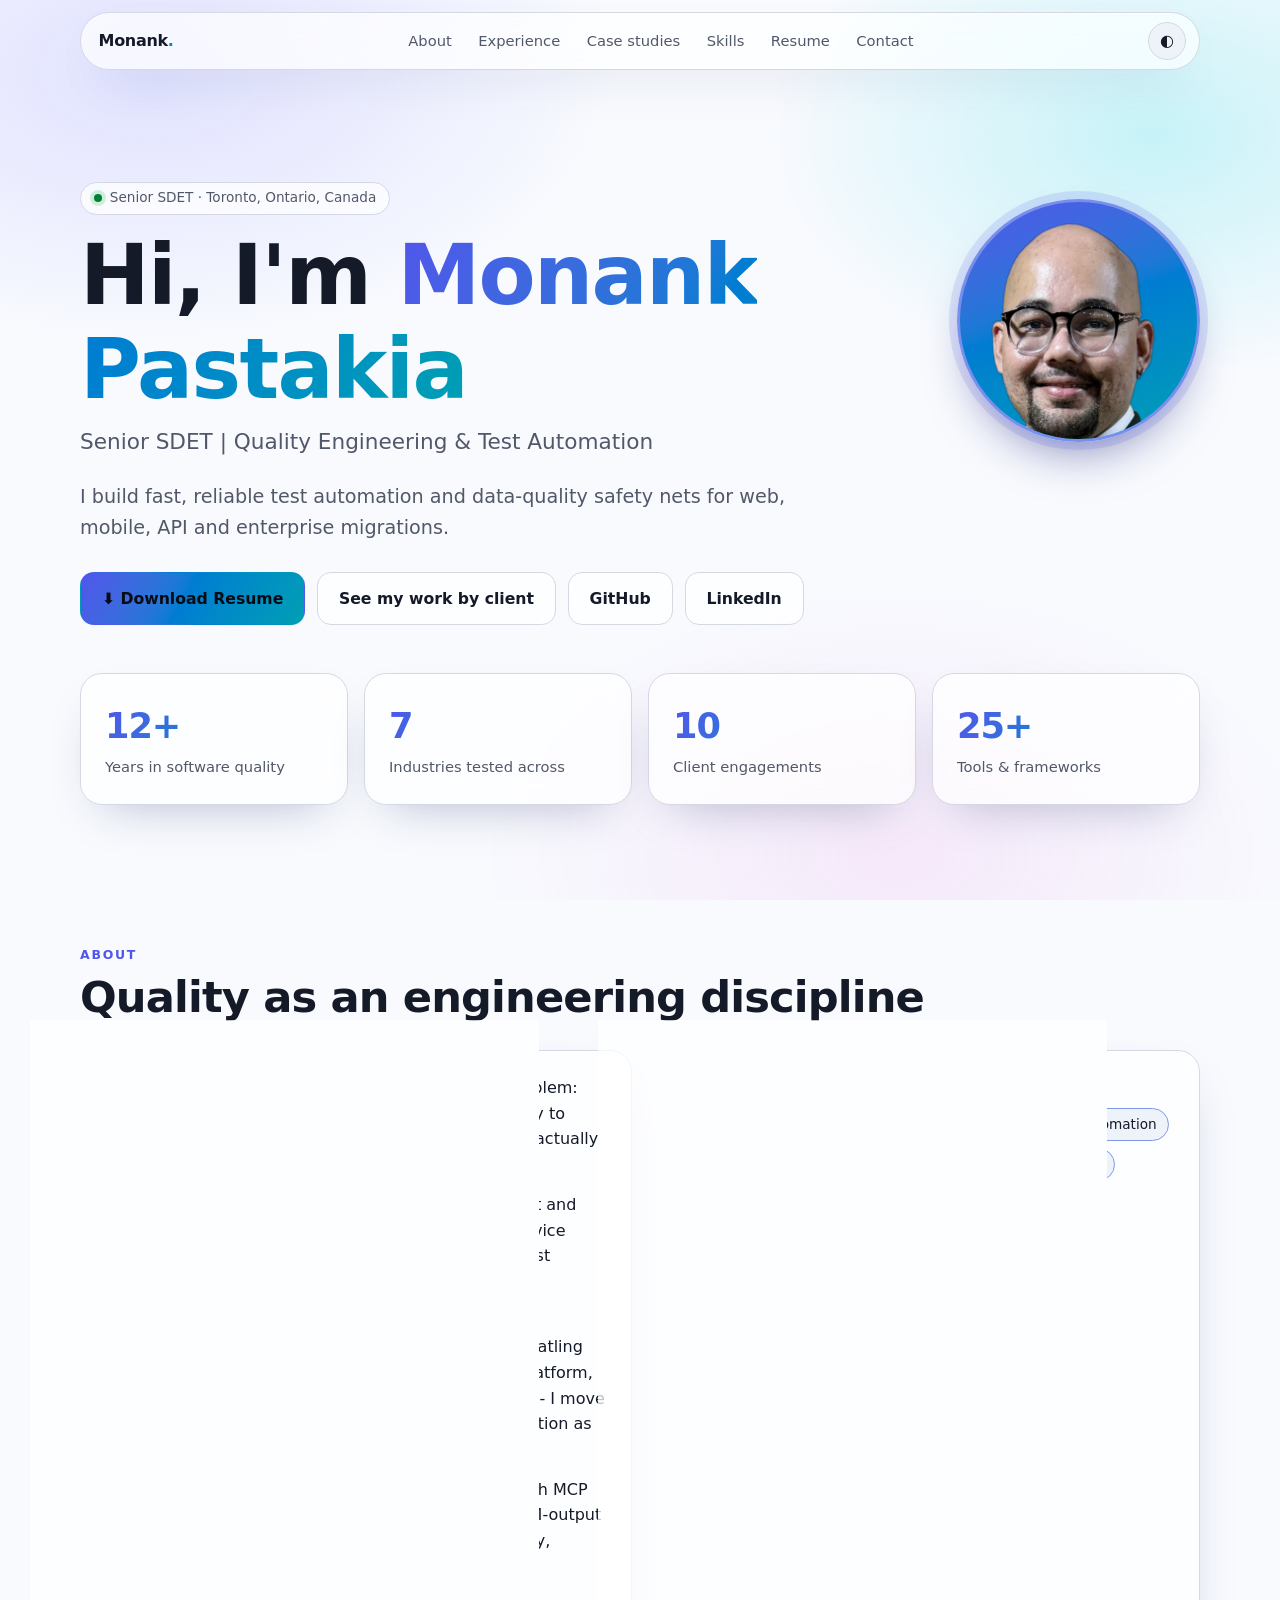
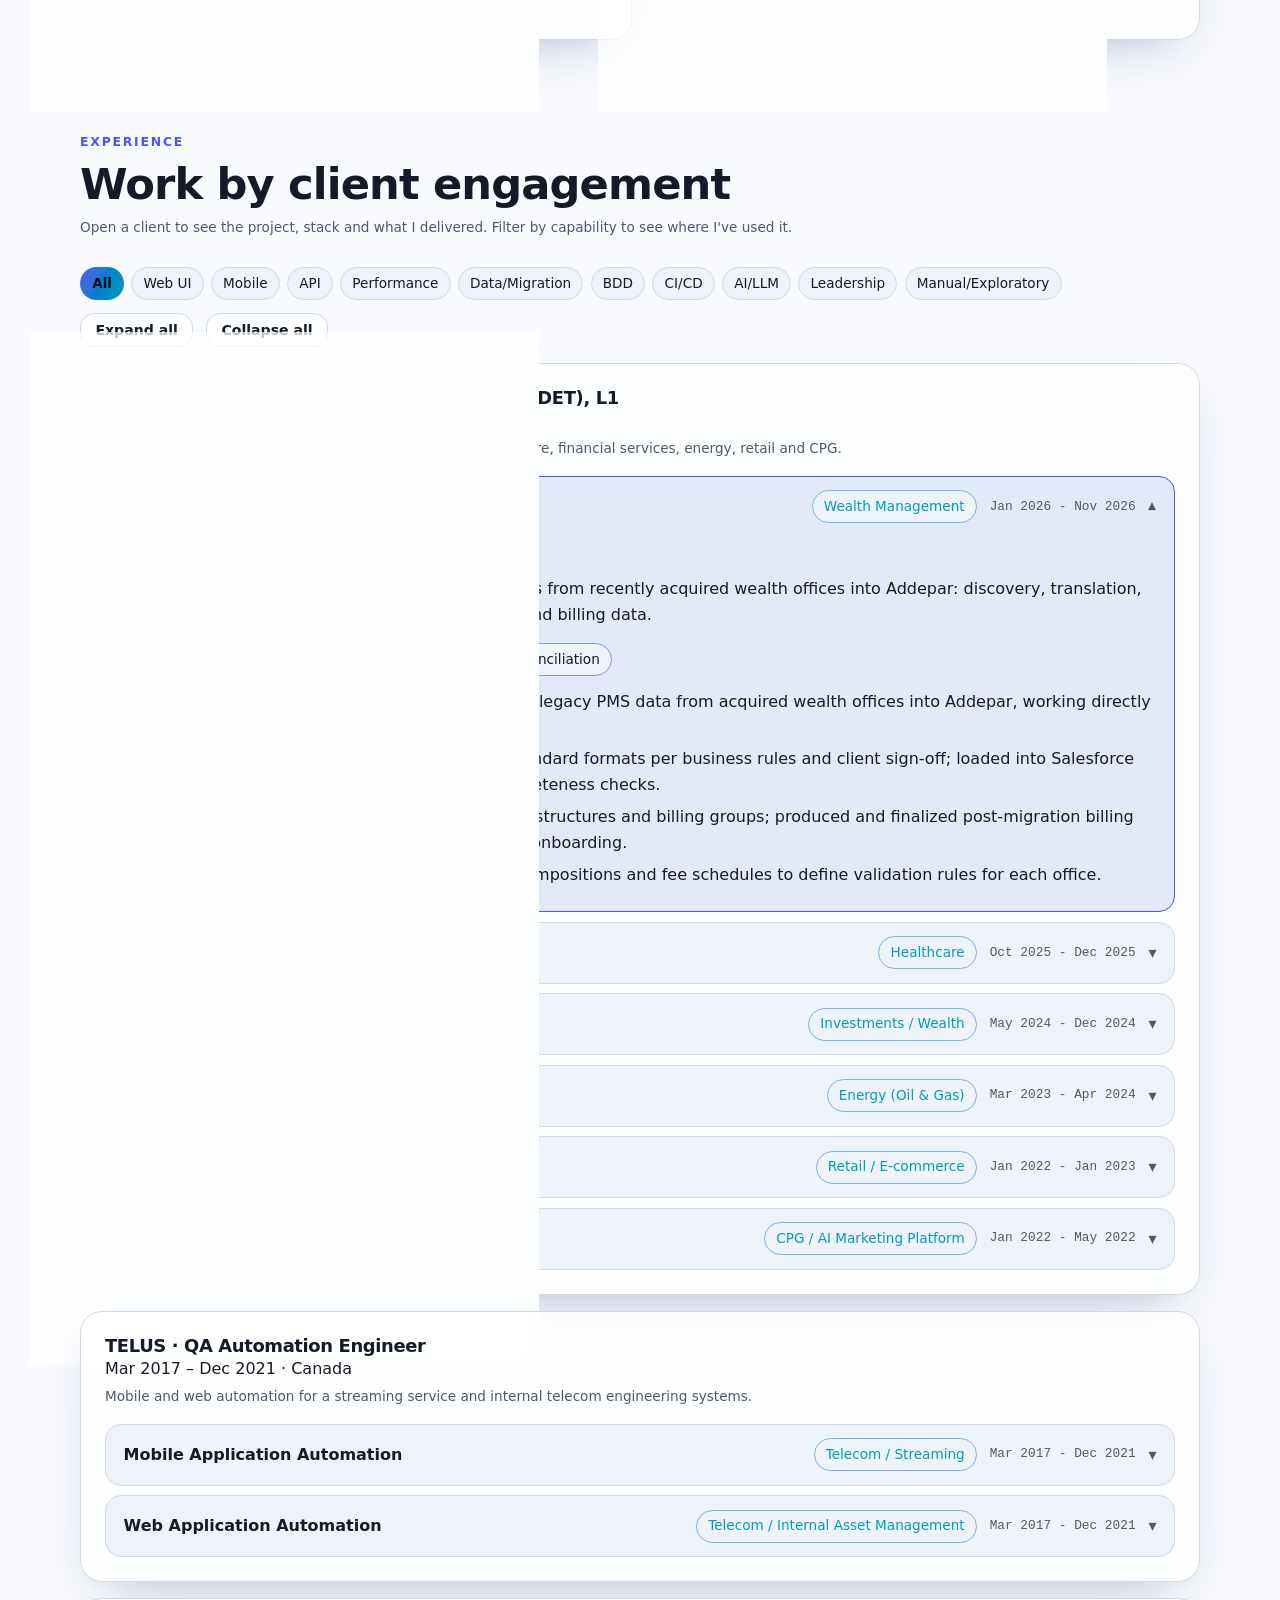
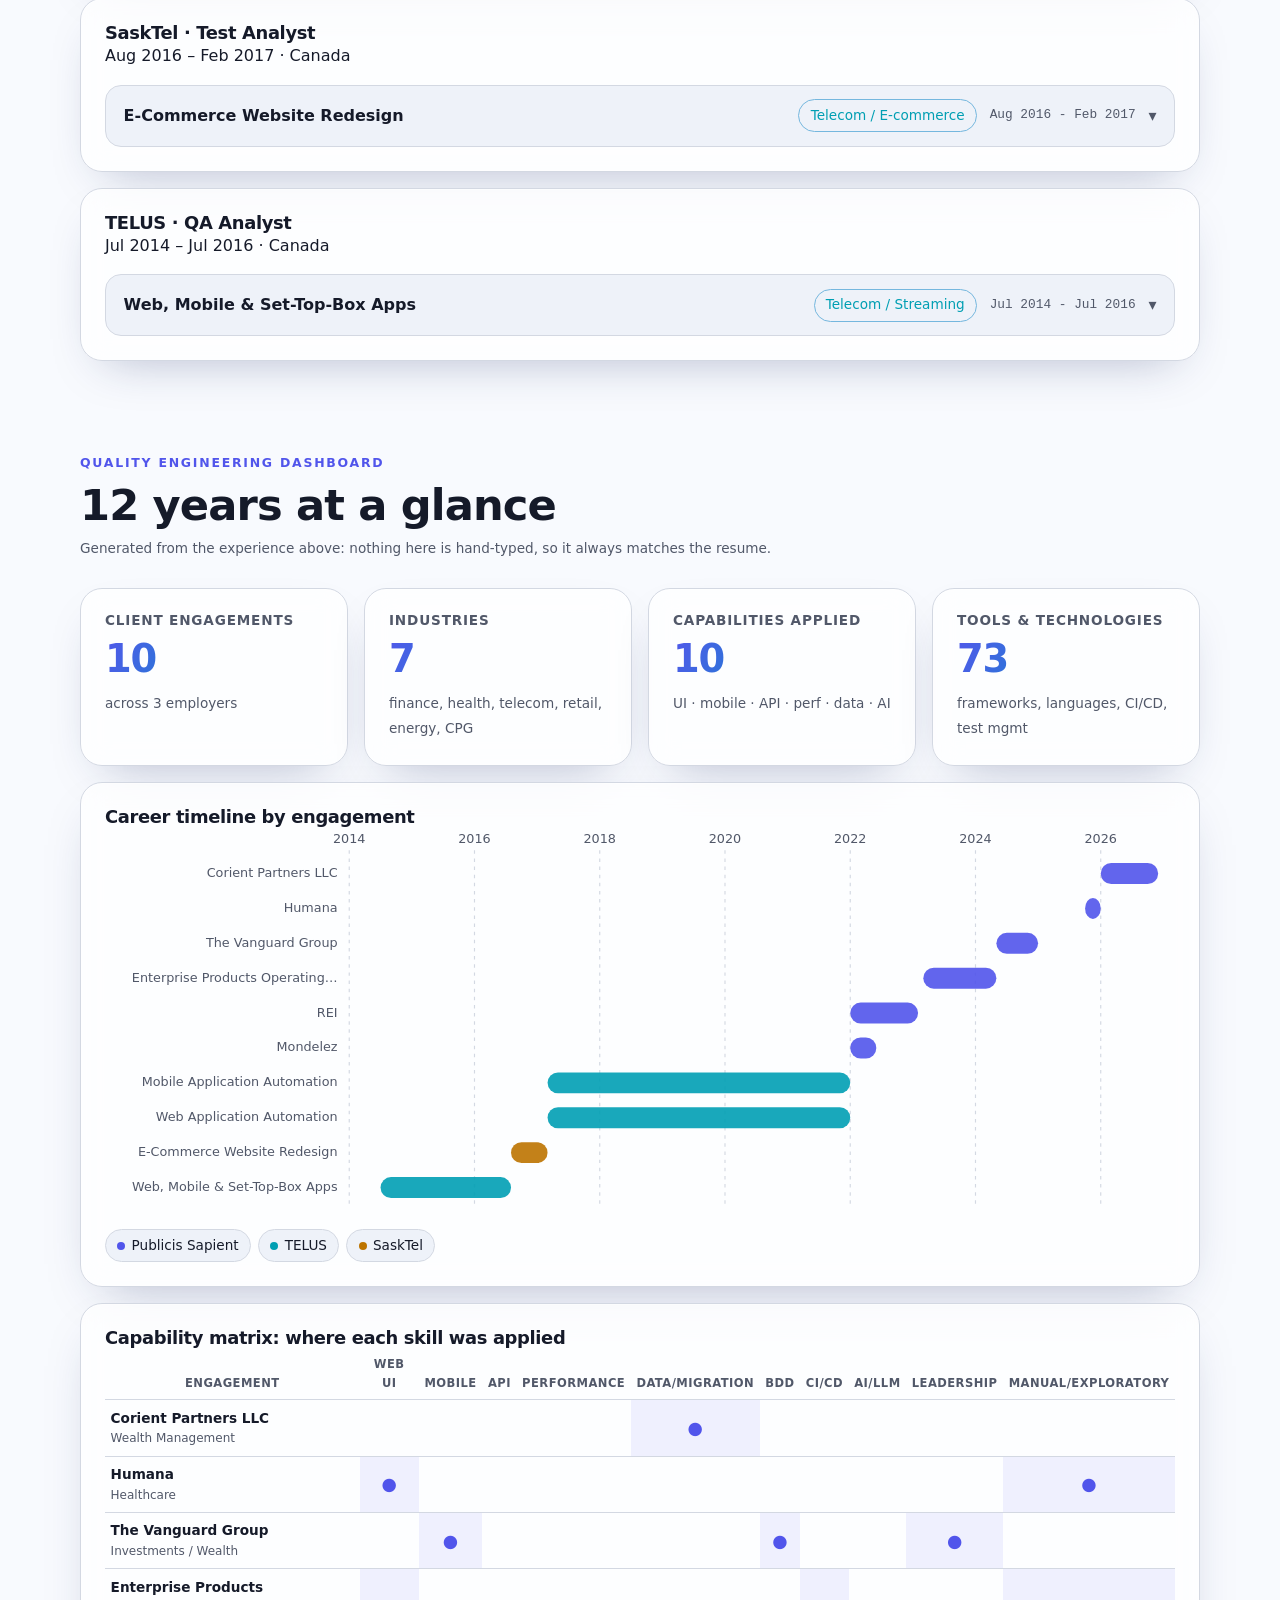
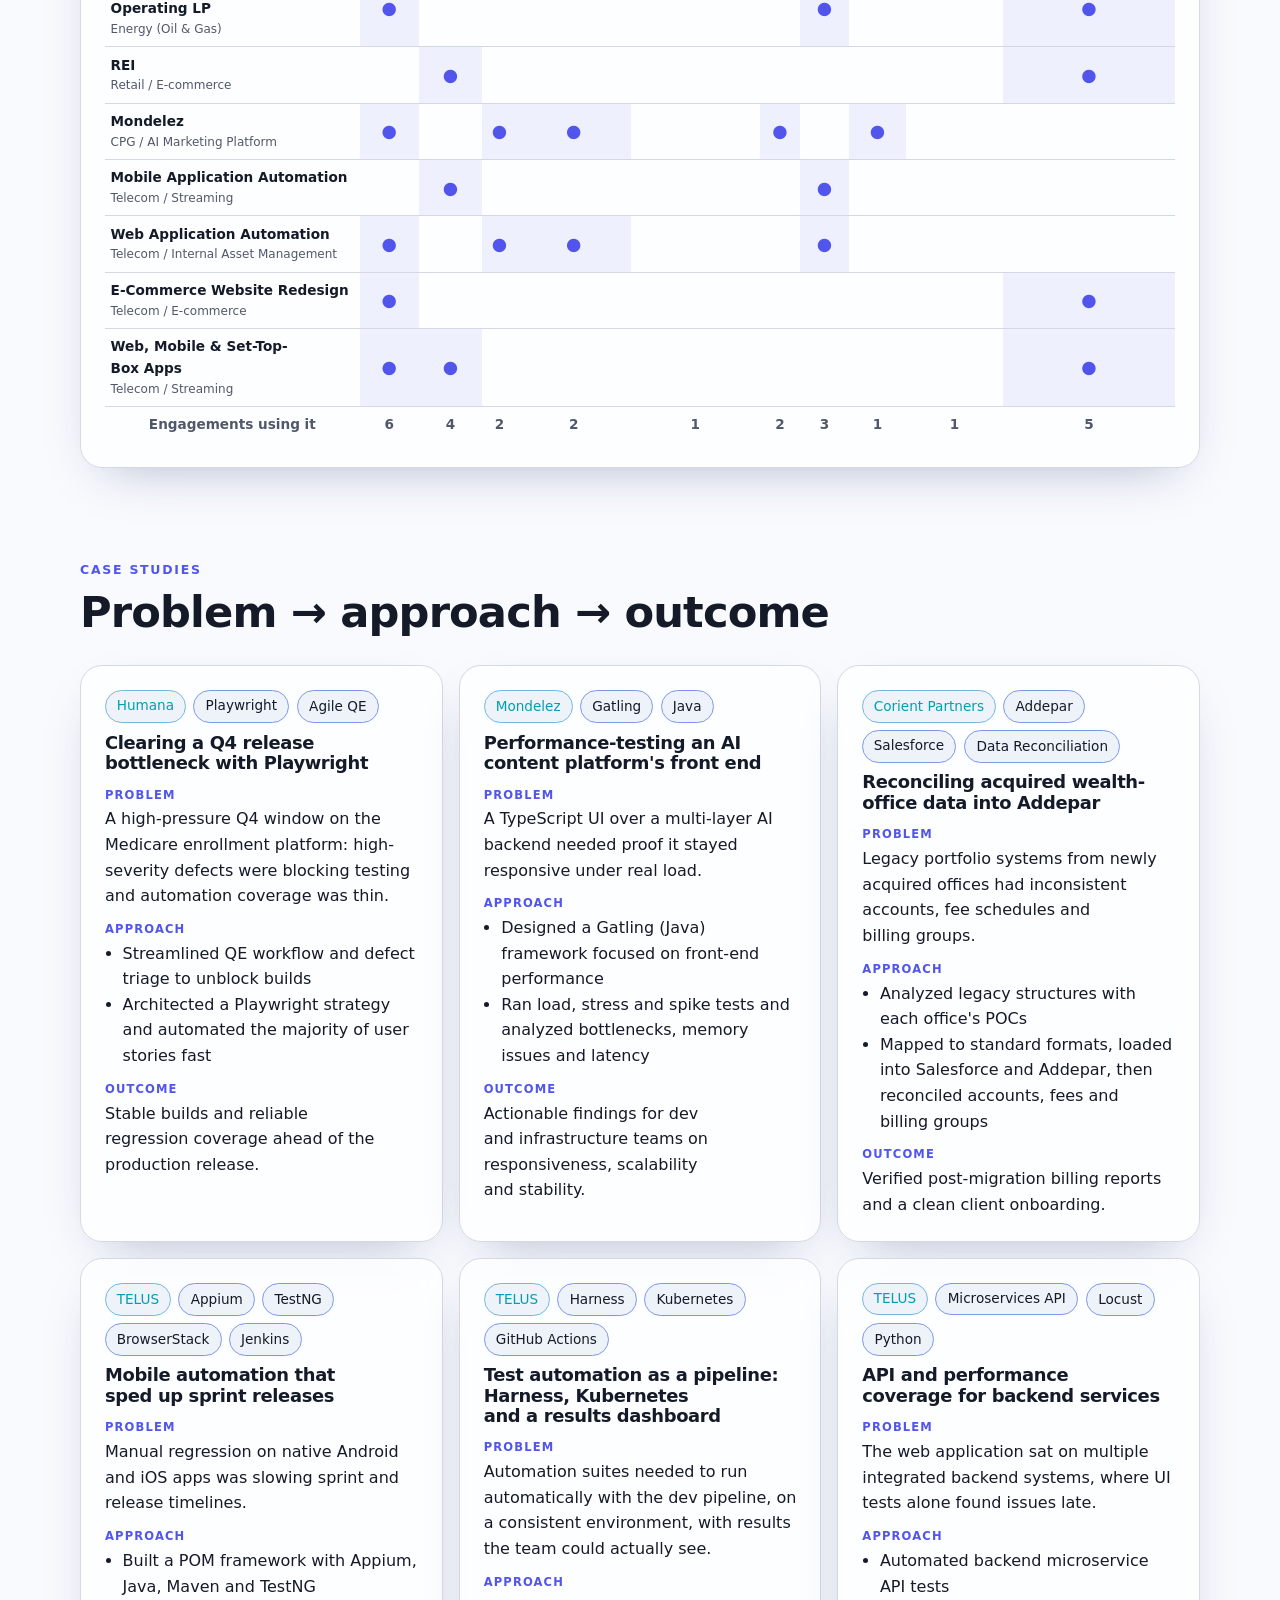
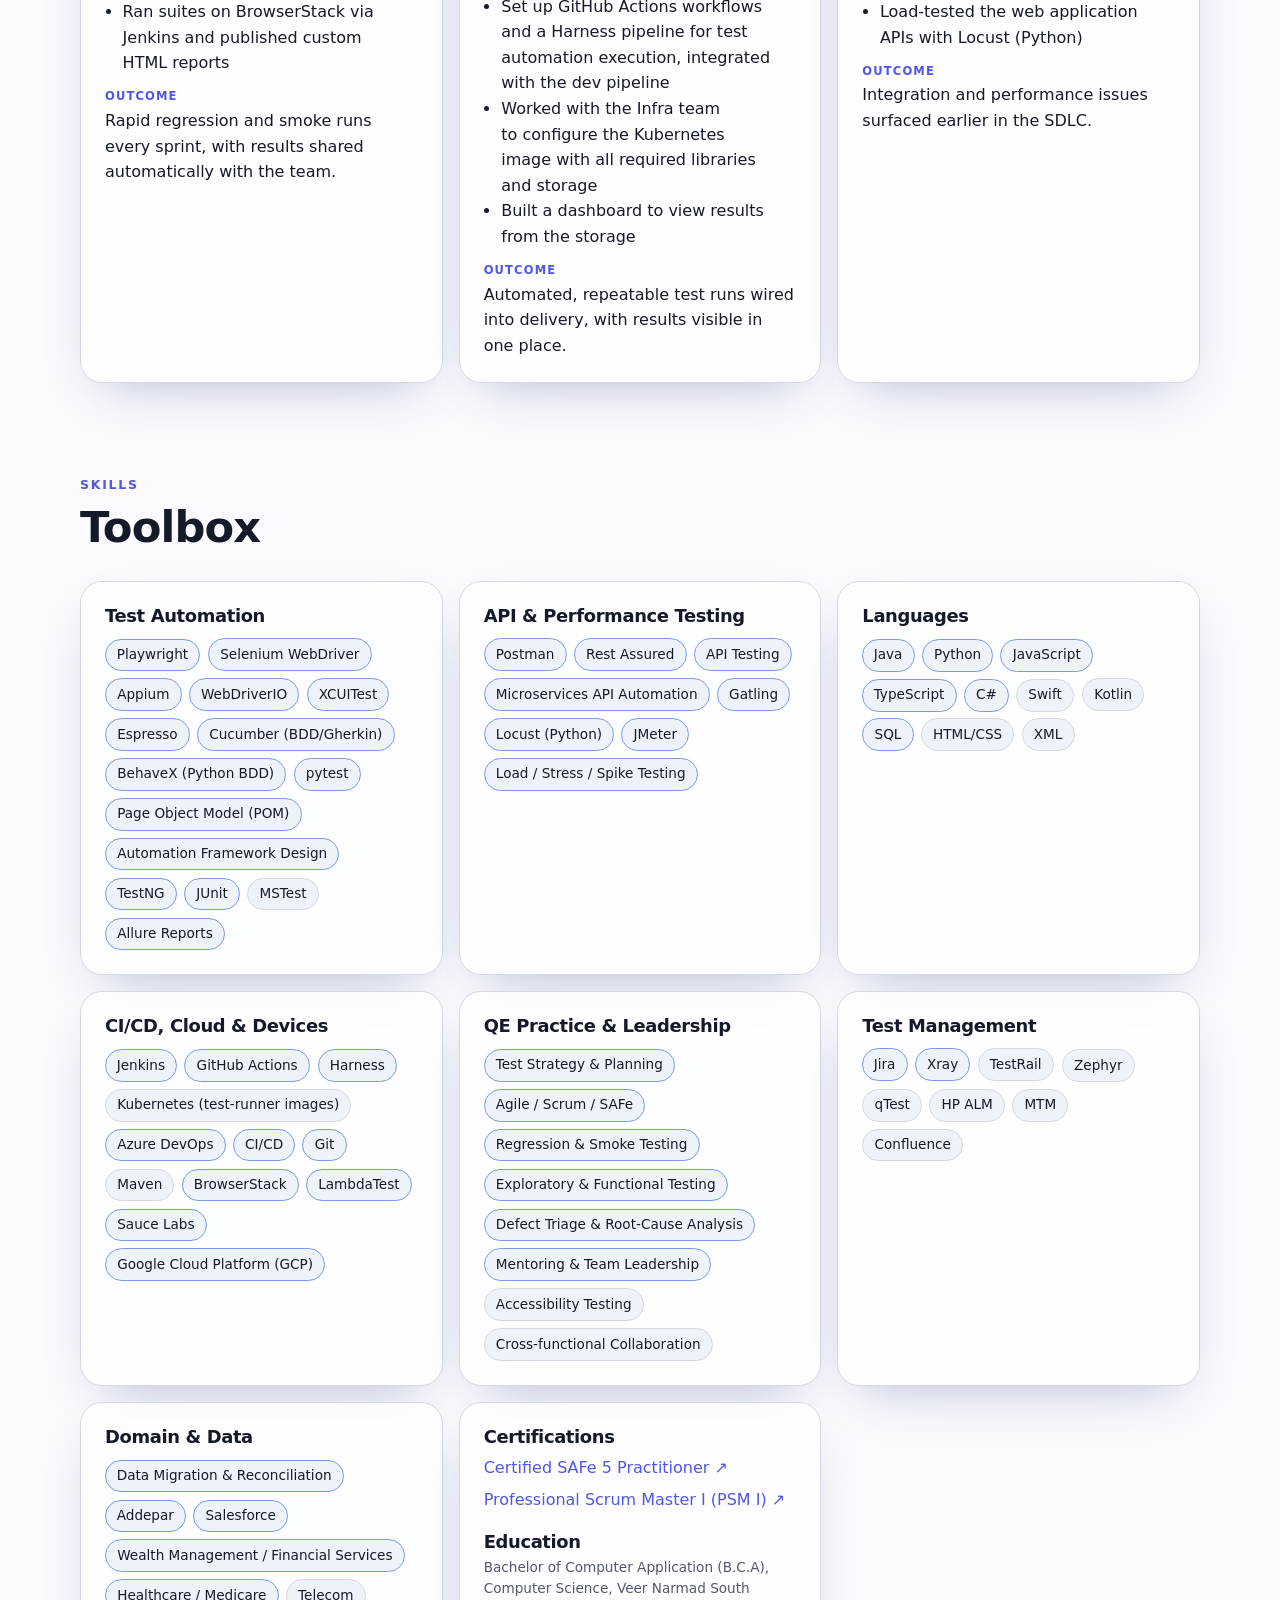
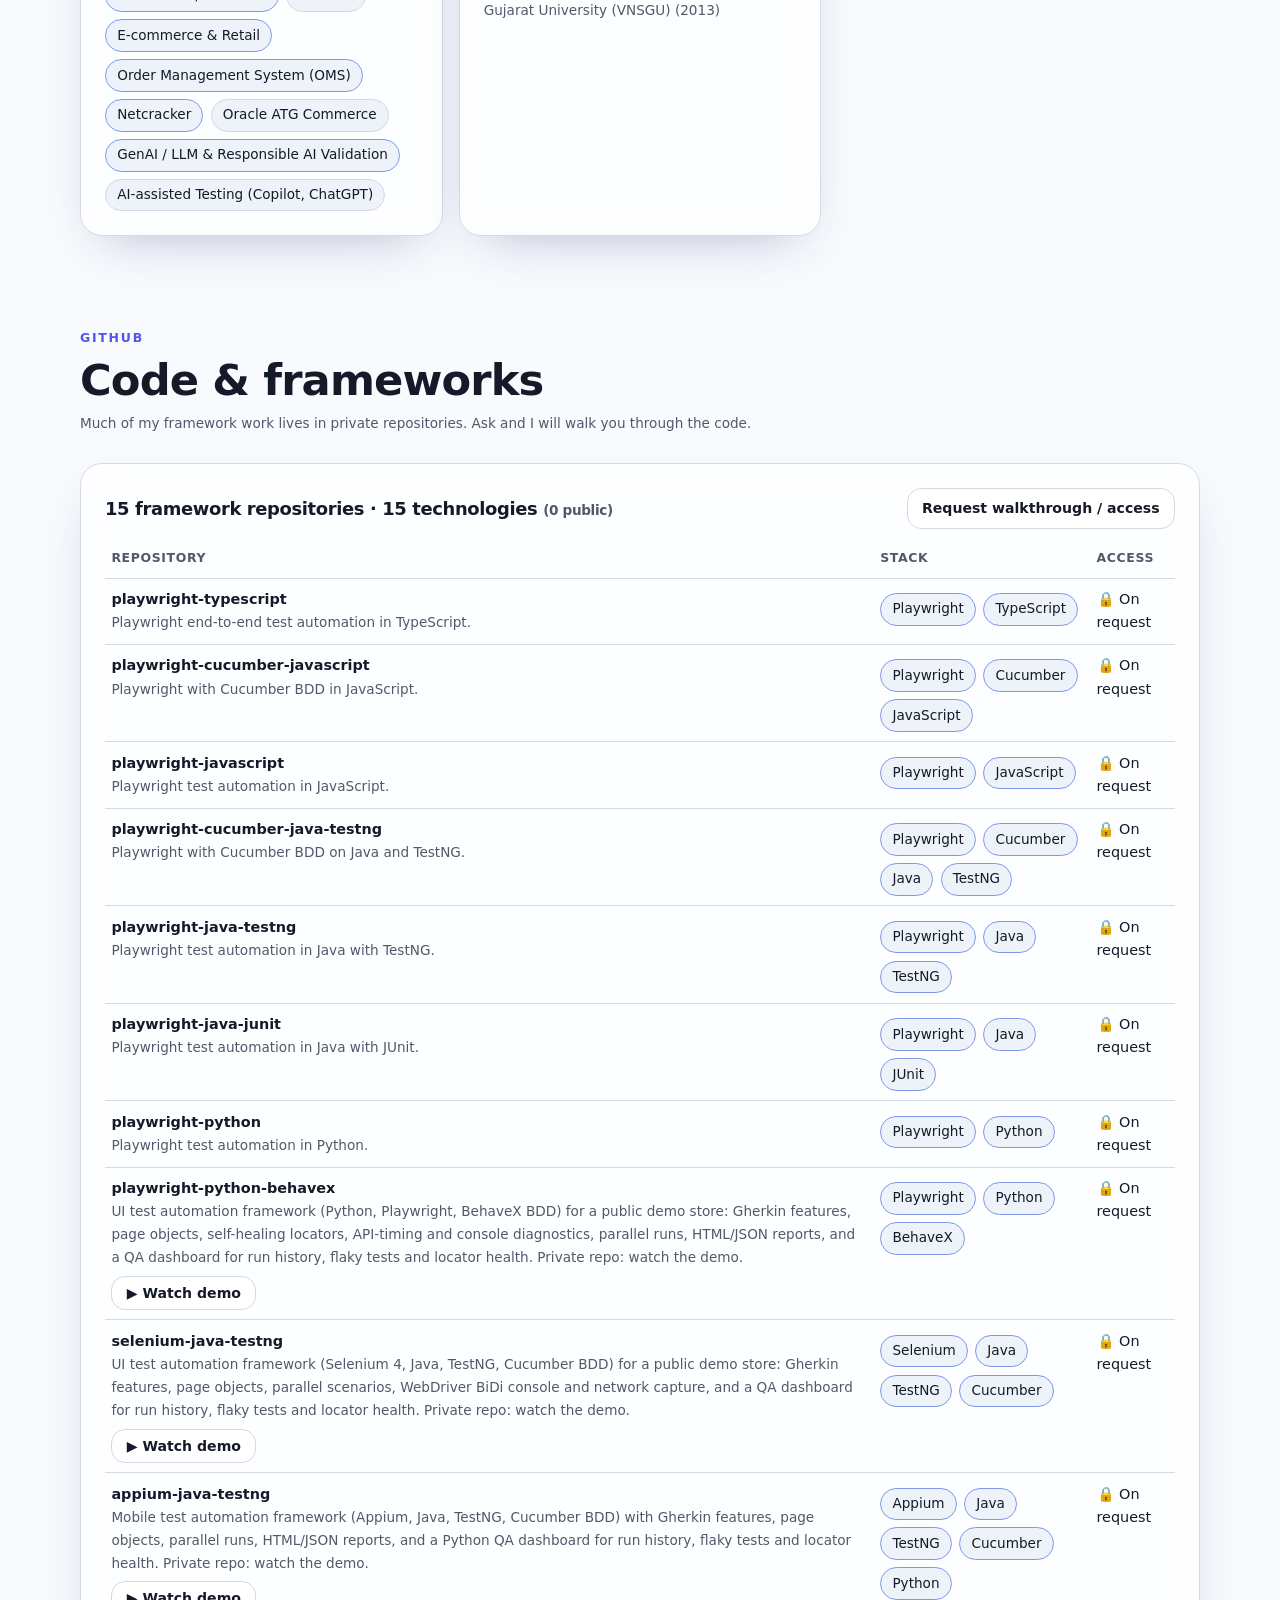
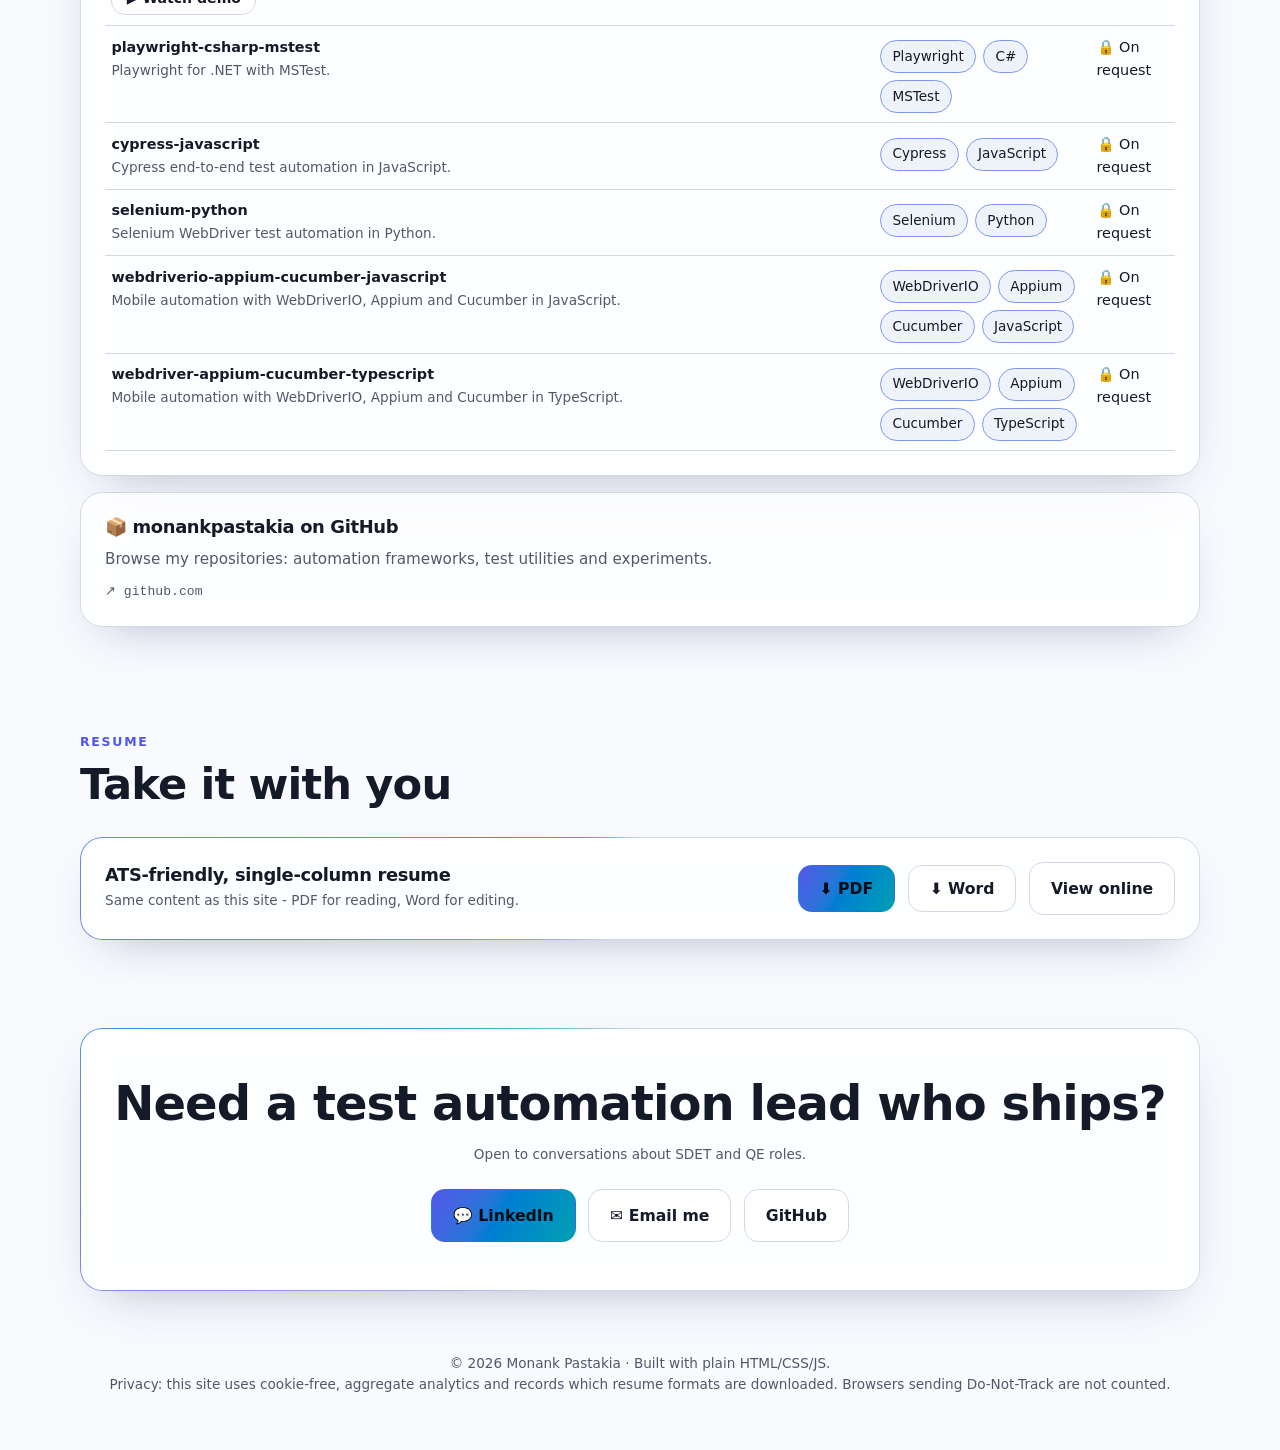
<file: index.html>
<!doctype html>
<html lang="en">
<head>
  <meta charset="utf-8">
  <meta name="viewport" content="width=device-width, initial-scale=1">
  <title>Monank Pastakia | Senior SDET Portfolio</title>
  <meta name="description" content="Senior SDET with 12+ years in test automation: Playwright, Selenium, Appium, API and performance testing, and data-migration validation. Experience by client, GitHub projects and downloadable resume.">
  <meta property="og:title" content="Monank Pastakia | Senior SDET">
  <meta property="og:description" content="12+ years of test automation, QE strategy and data-quality engineering across wealth management, healthcare, telecom, retail and energy.">
  <meta property="og:type" content="website">
  <meta property="og:url" content="https://monankpastakia.github.io/">
  <meta property="og:image" content="https://monankpastakia.github.io/assets/img/og-image.png">
  <meta property="og:image:width" content="1200"><meta property="og:image:height" content="630">
  <meta name="twitter:card" content="summary_large_image">
  <meta name="theme-color" content="#6d5ef0">
  <link rel="icon" href="data:image/svg+xml,%3Csvg xmlns='http://www.w3.org/2000/svg' viewBox='0 0 100 100'%3E%3Crect width='100' height='100' rx='28' fill='%236d5ef0'/%3E%3Ctext x='50' y='66' font-size='54' text-anchor='middle' fill='white' font-family='Arial' font-weight='700'%3EM%3C/text%3E%3C/svg%3E">
  <link rel="stylesheet" href="assets/css/style.css">
  <script>
    // apply saved theme before paint (no flash)
    try { const t = localStorage.getItem("theme"); if (t) document.documentElement.dataset.theme = t; } catch (_) {}
  </script>
</head>
<body>
  <a class="sr" href="#main">Skip to content</a>

  <header class="nav">
    <a class="logo" href="#top" id="logo"></a>
    <nav class="links" id="nav-links" aria-label="Primary">
      <a href="#about">About</a><a href="#experience">Experience</a><a href="#stories">Case studies</a>
      <a href="#skills">Skills</a><a href="#resume">Resume</a><a href="#contact">Contact</a>
    </nav>
    <div class="nav-actions"><button class="icon-btn" id="theme" aria-label="Toggle dark / light theme">◐</button><button class="icon-btn menu-btn" id="menu" aria-label="Open menu" aria-expanded="false" aria-controls="nav-links">☰</button></div>
  </header>

  <main id="main">
    <div class="wrap" id="top">
      <!-- HERO -->
      <section class="hero" id="hero">
        <div class="hero-head">
          <figure class="hero-photo"><img src="assets/img/profile.webp" alt="Portrait of Monank Pastakia" width="200" height="200" fetchpriority="high"></figure>
          <div class="hero-id">
            <span class="eyebrow"><i></i> <span id="h-eyebrow"></span></span>
            <h1 id="h-name">Hi, I'm <span class="grad-text">Monank Pastakia</span></h1>
            <p class="hero-title" id="h-title">Senior SDET | Test Automation &amp; Quality Engineering</p>
          </div>
        </div>
        <p class="role" id="h-role">Senior SDET with 12+ years building scalable test automation frameworks, CI/CD quality gates and data-validation pipelines for enterprise teams.</p>
        <div class="cta">
          <details class="menu">
            <summary class="btn primary">⬇ Download Resume</summary>
            <div class="pop">
              <button data-dl="pdf">PDF (print-ready)</button>
              <button data-dl="docx">Word (.doc / .docx)</button>
            </div>
          </details>
          <a class="btn" href="#experience">See my work by client</a>
          <a class="btn" id="h-gh" href="#projects">GitHub</a>
          <a class="btn" id="h-li" href="#contact">LinkedIn</a>
        </div>
        <div class="grid stats" id="stats"></div>
      </section>

      <!-- ABOUT -->
      <section id="about">
        <div class="sec-head"><small>About</small><h2>Quality as an engineering discipline</h2></div>
        <div class="grid bento">
          <div class="card glow reveal" id="about-card"></div>
          <div class="card reveal"><h3>What I bring to a delivery team</h3>
            <div class="chips" id="about-chips"></div></div>
        </div>
      </section>

      <!-- EXPERIENCE (employer -> client engagements, expandable) -->
      <section id="experience">
        <div class="sec-head"><small>Experience</small><h2>Work by client engagement</h2>
          <p class="note" style="margin:.5rem 0 0">Open a client to see the project, stack and what I delivered. Filter by capability to see where I've used it.</p></div>
        <div class="toolbar">
          <div class="chips" id="filters" role="group" aria-label="Filter engagements by capability"></div>
          <div class="row">
            <button class="btn small" id="expand">Expand all</button>
            <button class="btn small" id="collapse">Collapse all</button>
          </div>
        </div>
        <p class="note" id="filter-status" role="status" aria-live="polite" hidden style="margin:.5rem 0"></p>
        <div class="timeline" id="timeline"></div>
      </section>

      <!-- DASHBOARD (derived from the data above) -->
      <section id="dashboard">
        <div class="sec-head"><small>Quality Engineering Dashboard</small><h2>12 years at a glance</h2>
          <p class="note" style="margin:.5rem 0 0">Generated from the experience above: nothing here is hand-typed, so it always matches the resume.</p></div>
        <div class="grid kpis" id="kpis"></div>
        <div class="card reveal" style="margin-top:1rem"><h3>Career timeline by engagement</h3><div id="gantt"></div></div>
        <div class="card reveal" style="margin-top:1rem"><h3>Capability matrix: where each skill was applied</h3>
          <div style="overflow-x:auto" id="matrix"></div></div>
      </section>

      <!-- CASE STUDIES -->
      <section id="stories">
        <div class="sec-head"><small>Case studies</small><h2>Problem → approach → outcome</h2></div>
        <div class="grid bento" id="stories-grid"></div>
      </section>

      <!-- SKILLS -->
      <section id="skills">
        <div class="sec-head"><small>Skills</small><h2>Toolbox</h2></div>
        <div class="grid bento" id="skills-grid"></div>
      </section>

      <!-- PROJECTS -->
      <section id="projects">
        <div class="sec-head"><small>GitHub</small><h2>Code &amp; frameworks</h2>
          <p class="note" style="margin:.5rem 0 0">Much of my framework work lives in private repositories. Ask and I will walk you through the code.</p></div>
        <div class="grid bento" id="showcase-grid" style="margin-bottom:1rem"></div>
        <div class="grid bento" id="projects-grid"></div>
        <p class="note" id="gh-note"></p>
        <div class="card contrib reveal" id="contrib" hidden></div>
      </section>

      <!-- RESUME -->
      <section id="resume">
        <div class="sec-head"><small>Resume</small><h2>Take it with you</h2></div>
        <div class="card glow reveal row" style="justify-content:space-between">
          <div><h3>ATS-friendly, single-column resume</h3>
            <p class="note" style="margin:.3rem 0 0">Same content as this site - PDF for reading, Word for editing.</p></div>
          <div class="row">
            <button class="btn primary" data-dl="pdf">⬇ PDF</button>
            <button class="btn" data-dl="docx">⬇ Word</button>
            <a class="btn" href="resume.html" target="_blank" rel="noopener">View online</a>
          </div>
        </div>
      </section>

      <!-- CONTACT -->
      <section id="contact">
        <div class="card contact glow reveal">
          <h2>Need a test automation lead who ships?</h2>
          <p class="note" style="margin:.8rem 0 1.5rem">Open to conversations about SDET and QE roles.</p>
          <div class="row" style="justify-content:center">
            <a class="btn primary" id="c-li" href="#">💬 LinkedIn</a>
            <a class="btn" id="c-mail" href="#" hidden>✉ Email me</a>
            <a class="btn" id="c-gh" href="#">GitHub</a>
          </div>
        </div>
      </section>
    </div>
  </main>

  <footer class="wrap">
    <p>© <span id="yr">2026</span> <span id="f-name">Monank Pastakia</span> · Built with plain HTML/CSS/JS.<br>
    Privacy: this site uses cookie-free, aggregate analytics and records which resume formats are downloaded. Browsers sending Do-Not-Track are not counted.</p>
  </footer>

  <script src="assets/js/config.js"></script>
  <script src="assets/js/resume-data.js"></script>
  <script src="assets/js/tracking.js"></script>
  <script src="assets/js/resume-export.js"></script>
  <script src="assets/js/main.js"></script>
</body>
</html>
</file>
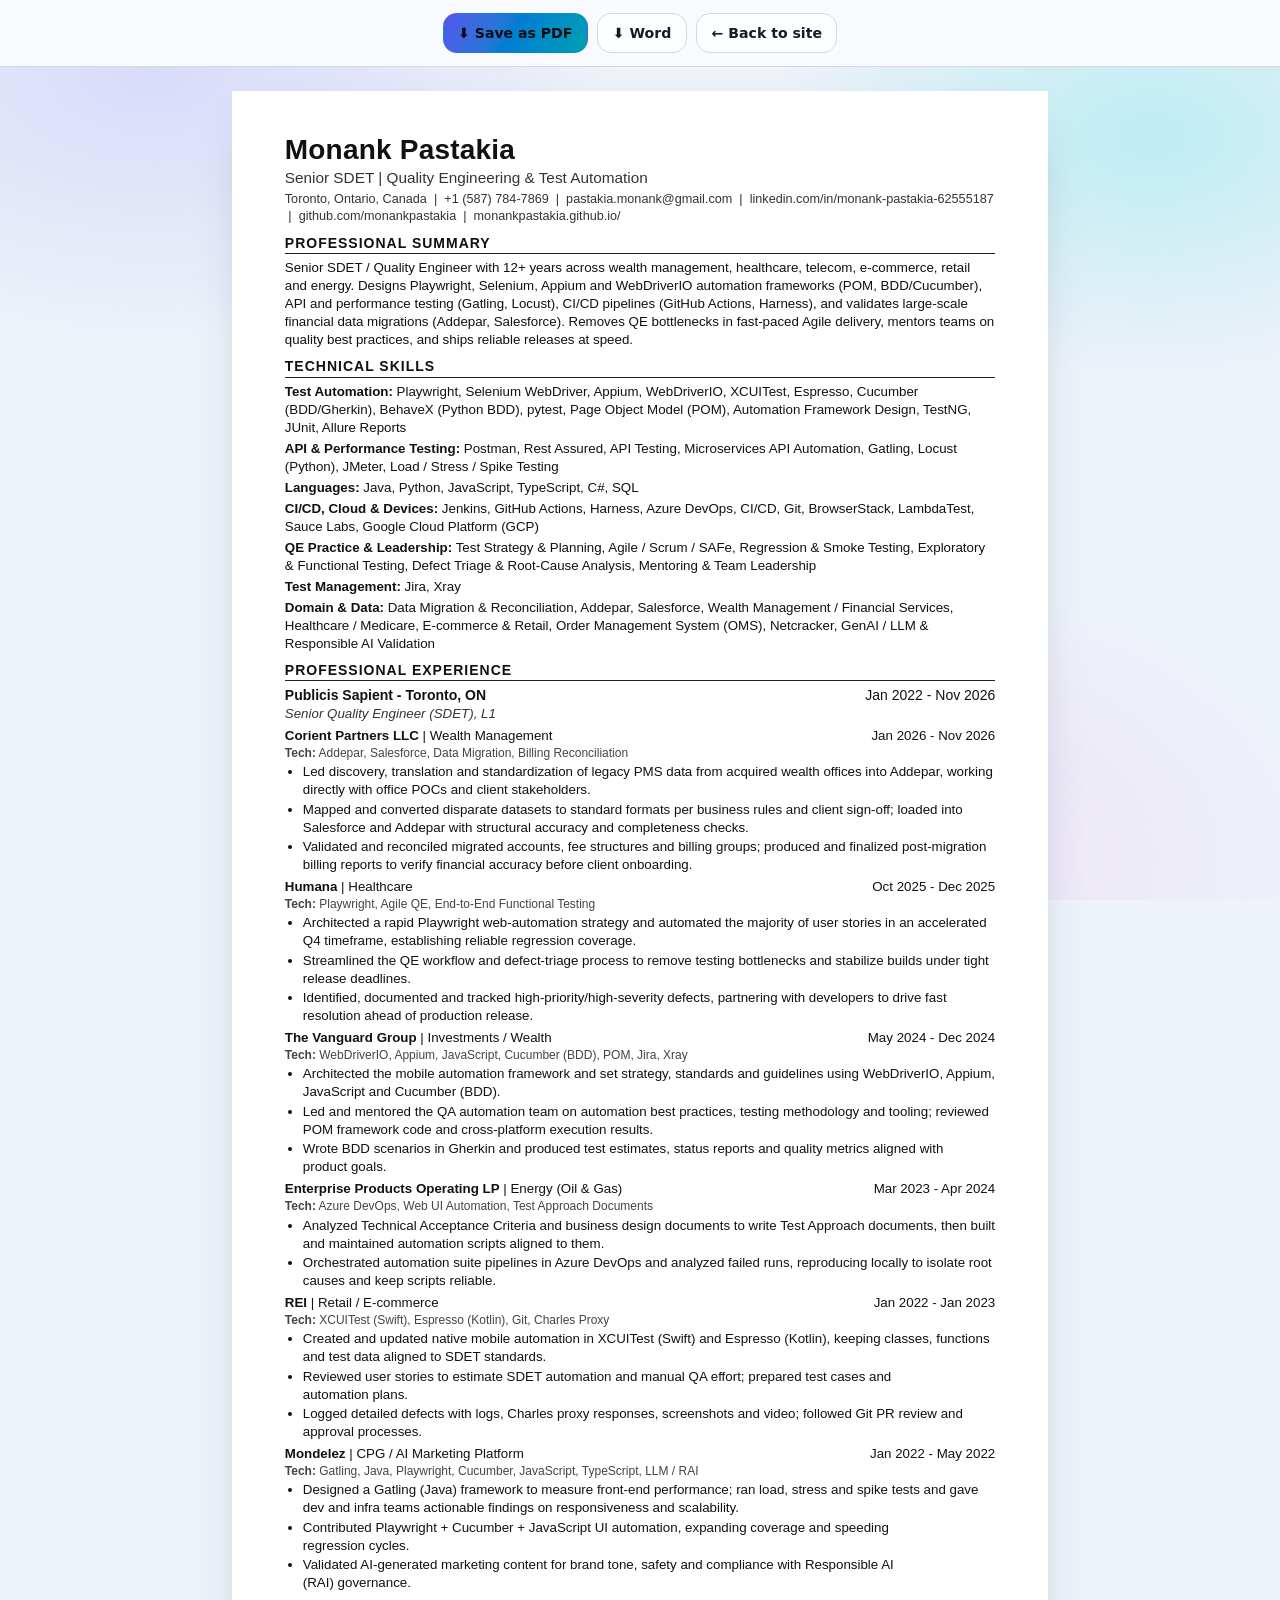
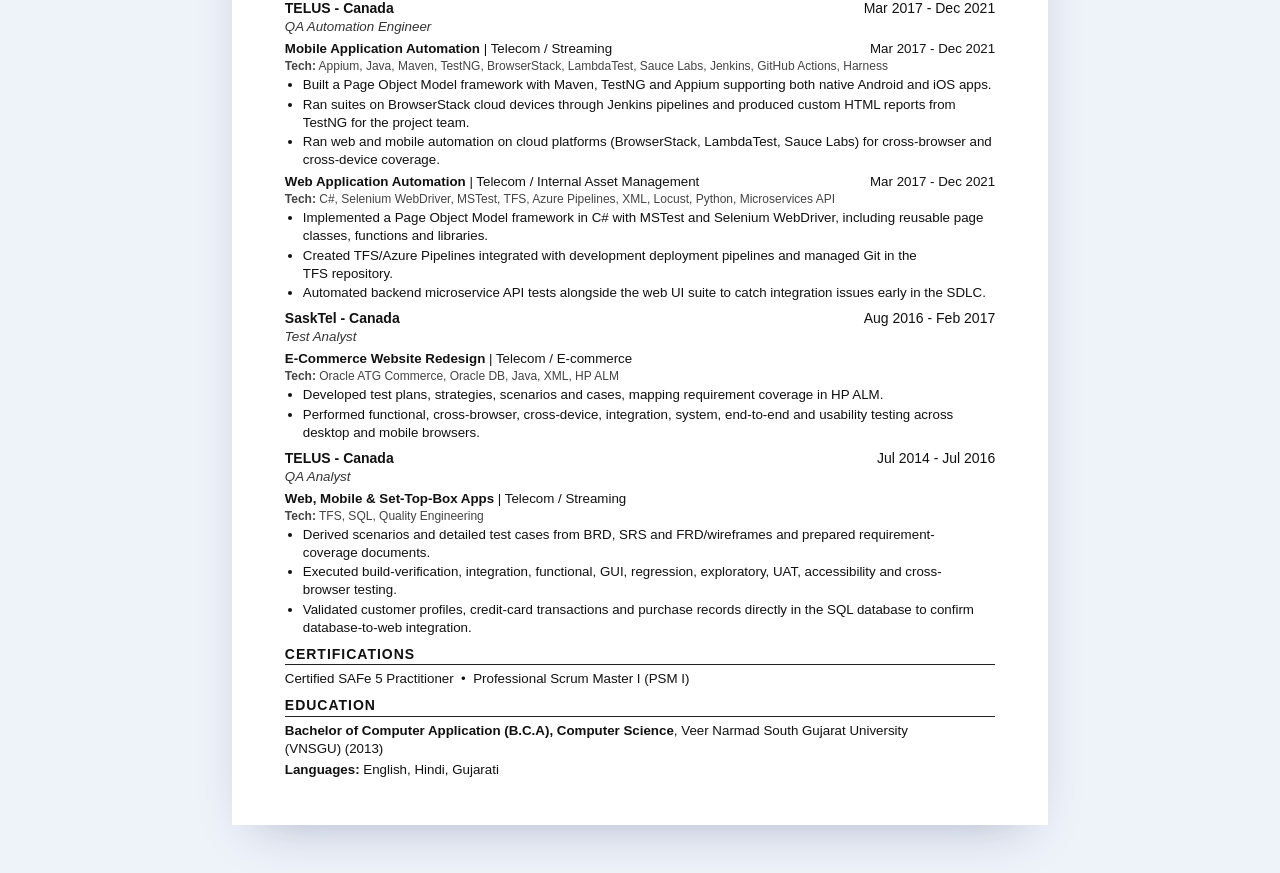
<file: resume.html>
<!doctype html>
<html lang="en">
<head>
  <meta charset="utf-8">
  <meta name="viewport" content="width=device-width, initial-scale=1">
  <title>Resume</title>
  <link rel="stylesheet" href="assets/css/style.css">
  <style>
    body { background: var(--bg-2); }
    .bar { position: sticky; top: 0; z-index: 5; display: flex; gap: .6rem; justify-content: center; padding: .8rem; background: var(--bg); border-bottom: 1px solid var(--line); }
    #sheet { margin: 1.5rem auto 3rem; box-shadow: var(--shadow); max-width: 8.5in; }
    @media print { .bar { display: none !important; } #sheet { box-shadow: none; margin: 0; } @page { size: letter; margin: 0; } }
  </style>
</head>
<body class="print-only">
  <div class="bar">
    <button class="btn primary small" id="pdf">⬇ Save as PDF</button>
    <button class="btn small" id="word">⬇ Word</button>
    <a class="btn small" href="index.html">← Back to site</a>
  </div>
  <div id="sheet"></div>

  <script src="assets/js/config.js"></script>
  <script src="assets/js/resume-data.js"></script>
  <script src="assets/js/tracking.js"></script>
  <script src="assets/js/resume-export.js"></script>
  <script>
    (() => {
      const R = window.RESUME, E = window.ResumeExport, v = E.defaultView(R);
      E.injectCss();
      document.title = `${R.basics.name} - Resume`;
      document.getElementById("sheet").innerHTML = E.renderSheet(v);
      document.getElementById("sheet").style.background = "#fff";
      const pdf = () => { Track.event("resume_download", { format: "pdf" }); print(); };
      document.getElementById("pdf").onclick = pdf;
      document.getElementById("word").onclick = () => { Track.event("resume_download", { format: "docx" }); E.downloadWord(v); };
      // index.html already tracked the click when it opened ?print=1, so don't double count
      if (new URLSearchParams(location.search).get("print") === "1") setTimeout(() => print(), 400);
    })();
  </script>
</body>
</html>
</file>
<file: assets/css/style.css>
/* ============ 2026 portfolio theme: oklch, light-dark(), bento, glass ============ */
@property --angle { syntax: "<angle>"; inherits: false; initial-value: 0deg; }

:root {
  color-scheme: light dark;
  --bg:      light-dark(oklch(98.5% .006 265), oklch(15% .02 268));
  --bg-2:    light-dark(oklch(96% .01 265),    oklch(19% .025 268));
  --card:    light-dark(oklch(100% 0 0 / .72), oklch(24% .03 268 / .55));
  --line:    light-dark(oklch(88% .015 265),   oklch(36% .03 268 / .7));
  --text:    light-dark(oklch(22% .03 268),    oklch(96% .01 265));
  --muted:   light-dark(oklch(46% .03 268),    oklch(75% .025 265));
  --accent:  light-dark(oklch(54% .22 275),    oklch(72% .17 280));
  --accent-2:light-dark(oklch(62% .16 205),    oklch(80% .14 200));
  --good:    light-dark(oklch(52% .15 150),    oklch(78% .17 150));
  --warn:    light-dark(oklch(62% .16 75),     oklch(82% .15 85));
  --bad:     light-dark(oklch(52% .2 25),      oklch(72% .18 25));
  --radius: 22px;
  --shadow: 0 1px 0 oklch(100% 0 0 / .4) inset, 0 20px 50px -25px oklch(30% .1 270 / .35);
  --grad: linear-gradient(120deg, var(--accent), var(--accent-2));
  --font: "Inter", "Segoe UI Variable", system-ui, -apple-system, sans-serif;
  --mono: ui-monospace, "JetBrains Mono", Consolas, monospace;
}
:root[data-theme="light"] { color-scheme: light; }
:root[data-theme="dark"]  { color-scheme: dark; }

*, *::before, *::after { box-sizing: border-box; }
html { scroll-behavior: smooth; scroll-padding-top: 84px; }
body {
  margin: 0; font-family: var(--font); color: var(--text); background: var(--bg);
  line-height: 1.6; -webkit-font-smoothing: antialiased; text-wrap: pretty;
}
body::before { /* animated mesh background */
  content: ""; position: fixed; inset: 0; z-index: -1; pointer-events: none;
  background:
    radial-gradient(60% 50% at 12% 8%,  oklch(70% .18 280 / .22), transparent 60%),
    radial-gradient(50% 45% at 90% 15%, oklch(80% .14 200 / .20), transparent 60%),
    radial-gradient(55% 50% at 70% 95%, oklch(75% .17 330 / .14), transparent 60%);
}
h1, h2, h3 { line-height: 1.12; letter-spacing: -.02em; text-wrap: balance; margin: 0; }
a { color: var(--accent); text-decoration: none; }
a:hover { text-decoration: underline; text-underline-offset: 3px; }
img { max-width: 100%; }
.wrap { width: min(1120px, 100% - 2.5rem); margin-inline: auto; }
.sr { position: absolute; left: -9999px; }
:focus-visible { outline: 3px solid var(--accent); outline-offset: 3px; border-radius: 8px; }

/* nav */
header.nav {
  position: sticky; top: 12px; z-index: 50; width: min(1120px, 100% - 1.5rem); margin: 12px auto 0;
  display: flex; align-items: center; justify-content: space-between; gap: 1rem;
  padding: .55rem .8rem .55rem 1.1rem; border: 1px solid var(--line); border-radius: 999px;
  background: var(--card); backdrop-filter: blur(18px) saturate(1.4); box-shadow: var(--shadow);
}
.logo { font-weight: 800; letter-spacing: -.02em; color: var(--text); }
.logo span { background: var(--grad); -webkit-background-clip: text; background-clip: text; color: transparent; }
nav.links { display: flex; gap: .15rem; flex-wrap: wrap; justify-content: center; }
nav.links a { color: var(--muted); padding: .4rem .75rem; border-radius: 999px; font-size: .92rem; }
nav.links a:hover { color: var(--text); background: var(--bg-2); text-decoration: none; }
.icon-btn { border: 1px solid var(--line); background: var(--bg-2); color: var(--text); width: 38px; height: 38px; border-radius: 50%; cursor: pointer; font-size: 1rem; }

/* buttons */
.btn {
  display: inline-flex; align-items: center; gap: .5rem; padding: .8rem 1.3rem; border-radius: 14px;
  font-weight: 600; font-size: .98rem; border: 1px solid var(--line); background: var(--card);
  color: var(--text); cursor: pointer; transition: transform .2s, box-shadow .2s; font-family: inherit;
}
.btn:hover { transform: translateY(-2px); text-decoration: none; box-shadow: var(--shadow); }
.btn.primary { background: var(--grad); color: oklch(15% .02 268); border-color: transparent; }
.btn.small { padding: .5rem .9rem; font-size: .88rem; }
details.menu { position: relative; display: inline-block; }
details.menu > summary { list-style: none; }
details.menu > summary::-webkit-details-marker { display: none; }
details.menu .pop {
  position: absolute; top: calc(100% + 8px); left: 0; z-index: 20; min-width: 220px; padding: .4rem;
  border: 1px solid var(--line); border-radius: 16px; background: var(--bg); box-shadow: var(--shadow);
}
details.menu .pop button {
  width: 100%; text-align: left; background: none; border: 0; color: var(--text); padding: .65rem .8rem;
  border-radius: 10px; cursor: pointer; font: inherit;
}
details.menu .pop button:hover { background: var(--bg-2); }

/* hero */
.hero { padding: clamp(3.5rem, 9vw, 7rem) 0 3rem; }
.eyebrow { display: inline-flex; align-items: center; gap: .5rem; font-size: .85rem; color: var(--muted); border: 1px solid var(--line); border-radius: 999px; padding: .3rem .8rem; background: var(--card); }
.eyebrow i { width: 8px; height: 8px; border-radius: 50%; background: var(--good); box-shadow: 0 0 0 4px oklch(75% .17 150 / .25); }
.hero h1 { font-size: clamp(2.6rem, 7vw, 5.2rem); margin: 1.1rem 0 .8rem; font-weight: 800; }
.grad-text { background: var(--grad); -webkit-background-clip: text; background-clip: text; color: transparent; }
.hero .role { font-size: clamp(1.05rem, 2.3vw, 1.4rem); color: var(--muted); max-width: 46ch; }
.cta { display: flex; flex-wrap: wrap; gap: .75rem; margin-top: 1.8rem; }
.stats { display: grid; grid-template-columns: repeat(auto-fit, minmax(190px, 1fr)); gap: 1rem; margin-top: 3rem; }
.stat { padding: 1.2rem 1.3rem; }
.stat b { display: block; font-size: 2.2rem; letter-spacing: -.03em; background: var(--grad); -webkit-background-clip: text; background-clip: text; color: transparent; }
.stat span { color: var(--muted); font-size: .92rem; }

/* sections */
section { padding: clamp(3rem, 7vw, 5.5rem) 0 0; }
.sec-head { margin-bottom: 1.8rem; }
.sec-head small { color: var(--accent); font-weight: 700; letter-spacing: .14em; text-transform: uppercase; font-size: .78rem; }
.sec-head h2 { font-size: clamp(1.8rem, 4vw, 2.7rem); margin-top: .4rem; }

.card {
  border: 1px solid var(--line); border-radius: var(--radius); background: var(--card);
  backdrop-filter: blur(14px); box-shadow: var(--shadow); padding: 1.5rem;
}
.grid { display: grid; gap: 1rem; }
.bento { grid-template-columns: repeat(auto-fit, minmax(300px, 1fr)); }
.glow { position: relative; }
.glow::after { /* rotating gradient border */
  content: ""; position: absolute; inset: -1px; border-radius: inherit; padding: 1px; pointer-events: none;
  background: conic-gradient(from var(--angle), transparent 60%, var(--accent), var(--accent-2), transparent);
  -webkit-mask: linear-gradient(#000 0 0) content-box, linear-gradient(#000 0 0); -webkit-mask-composite: xor; mask-composite: exclude;
  animation: spin 7s linear infinite; opacity: .7;
}
@keyframes spin { to { --angle: 360deg; } }

.chips { display: flex; flex-wrap: wrap; gap: .45rem; margin-top: .8rem; }
.chip { font-size: .85rem; padding: .28rem .7rem; border-radius: 999px; border: 1px solid var(--line); background: var(--bg-2); color: var(--text); }
.chip.good { border-color: var(--good); color: var(--good); }
.chip.bad  { border-color: var(--bad);  color: var(--bad); }
.chip.warn { border-color: var(--warn); color: var(--warn); }
.card h3 { font-size: 1.12rem; }

/* timeline */
.timeline { display: grid; gap: 1rem; position: relative; }
.job .top { display: flex; flex-wrap: wrap; justify-content: space-between; gap: .3rem 1rem; }
.job .when { color: var(--muted); font-family: var(--mono); font-size: .85rem; }
.job .co { color: var(--accent); font-weight: 600; }
.job ul { padding-left: 1.15rem; margin: .8rem 0 0; }
.job li { margin-bottom: .4rem; }
.job details summary { cursor: pointer; color: var(--accent); font-size: .9rem; margin-top: .4rem; }

/* projects */
.repo { display: flex; flex-direction: column; gap: .6rem; transition: transform .25s; }
.repo:hover { transform: translateY(-4px); }
.repo p { color: var(--muted); margin: 0; font-size: .95rem; flex: 1; }
.repo .meta { display: flex; gap: 1rem; font-size: .82rem; color: var(--muted); font-family: var(--mono); }
.contrib { margin-top: 1rem; padding: 1rem; overflow-x: auto; }
.contrib img { min-width: 640px; filter: light-dark(none, invert(.9) hue-rotate(180deg)); }
.note { color: var(--muted); font-size: .85rem; }

/* dashboard */
.kpis { grid-template-columns: repeat(auto-fit, minmax(210px, 1fr)); }
.kpi b { font-size: 2.4rem; letter-spacing: -.03em; display: block; }
.kpi span { color: var(--muted); font-size: .85rem; }
.kpi h3 { color: var(--muted); font-size: .85rem; font-weight: 600; text-transform: uppercase; letter-spacing: .06em; }
.dash { grid-template-columns: 1.4fr 1fr; }
@media (max-width: 860px) { .dash { grid-template-columns: 1fr; } }
svg.chart text { fill: var(--muted); font-size: 11px; font-family: var(--font); }
svg.chart .bar { fill: url(#barGrad); }
svg.chart .val { fill: var(--text); font-weight: 600; }
svg.chart .grid-l { stroke: var(--line); stroke-dasharray: 3 4; }
table.auto { width: 100%; border-collapse: collapse; font-size: .9rem; }
table.auto th { text-align: left; color: var(--muted); font-weight: 600; font-size: .78rem; text-transform: uppercase; letter-spacing: .05em; }
table.auto th, table.auto td { padding: .6rem .4rem; border-bottom: 1px solid var(--line); vertical-align: top; }
.dot { display: inline-block; width: 8px; height: 8px; border-radius: 50%; margin-right: .4rem; background: var(--good); }
.dot.beta { background: var(--warn); }

/* contact + footer */
.contact { text-align: center; padding: 3rem 1.5rem; }
.contact h2 { font-size: clamp(1.8rem, 4.5vw, 3rem); }
footer { padding: 3rem 0 2.5rem; color: var(--muted); font-size: .85rem; text-align: center; }

/* reveal */
.reveal { opacity: 0; transform: translateY(18px); transition: opacity .7s, transform .7s; }
.reveal.in { opacity: 1; transform: none; }
@supports (animation-timeline: view()) {
  .reveal { opacity: 1; transform: none; transition: none; animation: rise linear both; animation-timeline: view(); animation-range: entry 0% cover 28%; }
  @keyframes rise { from { opacity: 0; transform: translateY(26px); } to { opacity: 1; transform: none; } }
}
@media (prefers-reduced-motion: reduce) {
  *, *::before, *::after { animation: none !important; transition: none !important; scroll-behavior: auto !important; }
  .reveal { opacity: 1; transform: none; }
}
@media (max-width: 760px) { nav.links { display: none; } header.nav { border-radius: 20px; } }

/* ---------- tailor tool ---------- */
.tool { grid-template-columns: minmax(300px, 1fr) minmax(300px, 1.2fr); align-items: start; }
@media (max-width: 960px) { .tool { grid-template-columns: 1fr; } }
textarea, input[type=text], input[type=number] {
  width: 100%; padding: .8rem 1rem; border-radius: 14px; border: 1px solid var(--line);
  background: var(--bg); color: var(--text); font: inherit;
}
textarea { min-height: 260px; resize: vertical; }
label.f { display: block; font-size: .85rem; color: var(--muted); margin: .9rem 0 .3rem; }
.meter { height: 14px; border-radius: 99px; background: var(--bg-2); border: 1px solid var(--line); overflow: hidden; }
.meter i { display: block; height: 100%; width: 0; background: var(--bad); transition: width .5s, background .3s; }
.pct { font-size: 3rem; font-weight: 800; letter-spacing: -.03em; }
.row { display: flex; gap: .8rem; flex-wrap: wrap; align-items: center; }
.paper { background: #fff; border-radius: 12px; box-shadow: var(--shadow); overflow: auto; max-height: 80vh; border: 1px solid var(--line); }
label.chip input { margin-right: .35rem; accent-color: var(--accent); }
@media print { body::before { display: none; } }

/* ---------- experience accordion, filters, matrix (SDET edition) ---------- */
.toolbar { display: flex; flex-wrap: wrap; justify-content: space-between; gap: .8rem 1.2rem; align-items: center; margin-bottom: 1rem; }
.toolbar .chips { margin: 0; }
.fbtn { cursor: pointer; font: inherit; font-size: .85rem; color: var(--text); }
.fbtn.on { background: var(--grad); color: oklch(15% .02 268); border-color: transparent; font-weight: 600; }
.chip.core { border-color: color-mix(in oklch, var(--accent) 55%, var(--line)); }
.chip.dom { color: var(--accent-2); border-color: color-mix(in oklch, var(--accent-2) 50%, var(--line)); }
.emp .engs { display: grid; gap: .6rem; margin-top: 1rem; }
details.eng { border: 1px solid var(--line); border-radius: 16px; background: var(--bg-2); transition: border-color .2s, background .2s; }
details.eng[open] { border-color: var(--accent); background: color-mix(in oklch, var(--accent) 6%, var(--bg-2)); }
details.eng[hidden], article.emp[hidden] { display: none; }
details.eng > summary { list-style: none; cursor: pointer; display: flex; flex-wrap: wrap; align-items: center; gap: .4rem .8rem; padding: .85rem 1.1rem; }
details.eng > summary::-webkit-details-marker { display: none; }
.eng-name { font-weight: 700; flex: 1 1 14rem; }
.eng-when { color: var(--muted); font-family: var(--mono); font-size: .8rem; }
.chev { transition: transform .25s; color: var(--muted); }
details.eng[open] .chev { transform: rotate(180deg); }
.eng-body { padding: 0 1.1rem 1.1rem; animation: fade .3s ease; }
.eng-body .proj { color: var(--accent); font-weight: 600; margin: 0 0 .3rem; font-size: .92rem; }
.eng-body ul { padding-left: 1.15rem; margin: .8rem 0 0; }
.eng-body li { margin-bottom: .4rem; }
@keyframes fade { from { opacity: 0; transform: translateY(-4px); } }
ul.plain { list-style: none; padding: 0; margin: .5rem 0 0; display: grid; gap: .4rem; }
table.matrix { width: 100%; border-collapse: collapse; font-size: .85rem; min-width: 720px; }
table.matrix th, table.matrix td { padding: .45rem .35rem; border-bottom: 1px solid var(--line); text-align: center; }
table.matrix thead th { color: var(--muted); font-weight: 600; font-size: .72rem; text-transform: uppercase; letter-spacing: .04em; vertical-align: bottom; }
table.matrix tbody th { text-align: left; font-weight: 600; }
table.matrix tbody th small { display: block; font-weight: 400; color: var(--muted); font-size: .75rem; }
table.matrix td.on { color: var(--accent); font-size: 1.1rem; background: color-mix(in oklch, var(--accent) 8%, transparent); }
table.matrix tfoot th, table.matrix tfoot td { color: var(--muted); font-weight: 700; border-bottom: 0; }

/* case studies */
.story dl { margin: .8rem 0 0; }
.story dt { font-size: .72rem; text-transform: uppercase; letter-spacing: .1em; color: var(--accent); font-weight: 700; margin-top: .7rem; }
.story dd { margin: .15rem 0 0; color: var(--text); }
.story dd ul { margin: .15rem 0 0; padding-left: 1.1rem; }
.metric { margin-top: 1rem; display: flex; align-items: baseline; gap: .6rem; }
.metric b { font-size: 1.8rem; letter-spacing: -.02em; }
.metric span { color: var(--muted); font-size: .85rem; }

/* hero with portrait */
.hero { display: grid; grid-template-columns: 1fr minmax(240px, 380px); gap: 2rem 3rem; align-items: center; }
.hero .stats { grid-column: 1 / -1; }
.hero-photo { margin: 0; position: relative; aspect-ratio: 1; order: 2; }
.hero-photo::before { content: ""; position: absolute; inset: 8% 4% 0; border-radius: 50%; background: var(--grad); filter: blur(46px); opacity: .55; }
.hero-photo::after { content: ""; position: absolute; inset: 10% 6% 0; border-radius: 50%; border: 1px solid var(--line); background: color-mix(in oklch, var(--accent) 10%, transparent); }
.hero-photo img { position: relative; z-index: 1; width: 100%; height: 100%; object-fit: cover; object-position: top;
  -webkit-mask-image: linear-gradient(#000 88%, transparent); mask-image: linear-gradient(#000 88%, transparent); }
@media (max-width: 820px) { .hero { grid-template-columns: 1fr; } .hero-photo { order: -1; max-width: 240px; } }
table.auto td .chips { margin: .3rem 0 0; }

/* hero portrait: small, top-right beside the name */
.hero { grid-template-columns: 1fr auto; align-items: start; gap: 1.5rem 2rem; }
.hero-photo { order: 0; width: clamp(130px, 17vw, 200px); height: clamp(130px, 17vw, 200px); aspect-ratio: auto; justify-self: end; margin-top: .4rem; }
.hero-photo img { border-radius: 0 0 50% 50% / 0 0 40% 40%; }
@media (max-width: 820px) {
  .hero { grid-template-columns: 1fr auto; }
  .hero-photo { order: 0; max-width: none; width: 96px; height: 96px; }
  .hero-copy { grid-column: 1 / -1; order: 1; }
}

/* hero portrait v3: tight round avatar next to the name */
.hero { grid-template-columns: minmax(0, 760px) auto; justify-content: start; column-gap: clamp(1.5rem, 4vw, 3.5rem); align-items: start; }
.hero-photo { width: clamp(180px, 19vw, 250px); height: clamp(180px, 19vw, 250px); aspect-ratio: 1; justify-self: start; margin-top: 1.4rem;
  border-radius: 50%; overflow: hidden; border: 3px solid color-mix(in oklch, var(--accent) 60%, var(--line));
  background: linear-gradient(160deg, var(--accent), var(--accent-2)); box-shadow: 0 0 0 8px color-mix(in oklch, var(--accent) 14%, transparent), 0 24px 50px -20px oklch(30% .15 270 / .6); }
.hero-photo::before, .hero-photo::after { content: none; }
.hero-photo img { border-radius: 0; -webkit-mask-image: none; mask-image: none; width: 100%; height: 100%; object-fit: cover;
  object-position: center top; transform: scale(1.5); transform-origin: 46% 22%; }
@media (max-width: 820px) {
  .hero { grid-template-columns: 1fr; }
  .hero-photo { order: -1; width: 120px; height: 120px; margin-top: 0; }
  .hero-copy { grid-column: auto; order: 0; }
}

/* ===== hero v4: photo beside name + title on every screen size ===== */
.hero { display: block; }
.hero-head { display: flex; align-items: center; gap: clamp(1rem, 3vw, 2.5rem); flex-direction: row-reverse; justify-content: space-between; }
.hero-id { min-width: 0; flex: 1 1 auto; }
.hero-id h1 { margin: .9rem 0 .6rem; }
.hero-title { margin: 0; color: var(--muted); font-size: clamp(.98rem, 2.2vw, 1.35rem); font-weight: 500; }
.hero .role { margin-top: 1.4rem; font-size: clamp(1rem, 2vw, 1.2rem); max-width: 60ch; }
.hero-photo { flex: 0 0 auto; margin: 0; width: clamp(104px, 19vw, 250px); height: clamp(104px, 19vw, 250px); }
.nav-actions { display: flex; gap: .5rem; align-items: center; }
.menu-btn { display: none; }

@media (max-width: 760px) {
  .hero { padding-top: 2.2rem; }
  .hero-head { flex-direction: row; gap: .9rem; align-items: center; }   /* photo left, name right */
  .hero-photo { width: 92px; height: 92px; border-width: 2px; box-shadow: 0 0 0 4px color-mix(in oklch, var(--accent) 14%, transparent); }
  .hero-id h1 { font-size: clamp(1.7rem, 8.4vw, 2.3rem); margin: .55rem 0 .35rem; }
  .eyebrow { font-size: .72rem; padding: .22rem .6rem; }
  .hero-title { font-size: .88rem; line-height: 1.35; }
  .hero .role { font-size: .98rem; }
  .cta { display: grid; grid-template-columns: 1fr 1fr; gap: .6rem; }
  .cta details.menu, .cta details.menu > summary { display: flex; width: 100%; justify-content: center; }
  .cta > details.menu, .cta > a:nth-of-type(1) { grid-column: 1 / -1; }
  .cta .btn { justify-content: center; }
  .cta details.menu .pop { left: 0; right: 0; }
  .stats { grid-template-columns: 1fr 1fr; gap: .7rem; }
  .stat { padding: .9rem 1rem; } .stat b { font-size: 1.8rem; }

  /* hamburger menu */
  .menu-btn { display: inline-grid; place-items: center; }
  header.nav { border-radius: 22px; flex-wrap: wrap; }
  nav.links { display: none; width: 100%; order: 3; flex-direction: column; gap: .15rem; padding: .4rem 0 .5rem; border-top: 1px solid var(--line); margin-top: .35rem; }
  nav.links.open { display: flex; }
  nav.links a { padding: .7rem .9rem; font-size: 1rem; border-radius: 12px; }
}

/* demo video modal */
#demo-dlg { width: min(960px, 94vw); border: 1px solid var(--line); border-radius: 14px; padding: 1rem; background: var(--bg-2); color: var(--text); }
#demo-dlg::backdrop { background: rgba(0,0,0,.6); }
</file>
